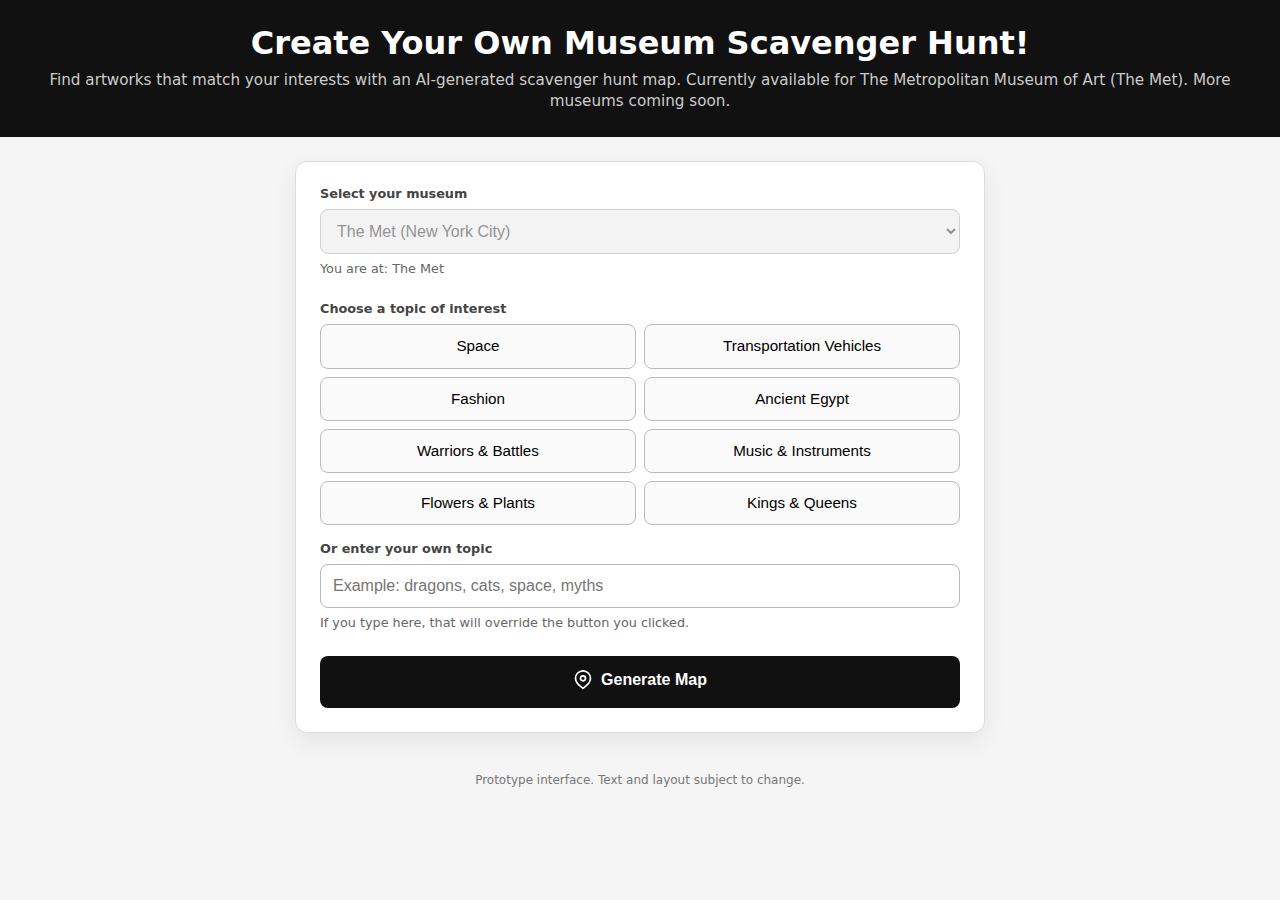
<file: index.html>
<!DOCTYPE html>
<html lang="en">
<head>
  <meta charset="UTF-8" />
  <meta name="viewport" content="width=device-width, initial-scale=1.0" />
  <title>Create Your Museum Scavenger Hunt</title>
  <link rel="stylesheet" href="styles.css" />
  <style>
    /* optional highlight state so user sees what they clicked */
    .topic-btn.selected {
      background: #111;
      color: #fff;
      border-color: #000;
    }
  </style>
</head>
<body>

<header>
  <h1>Create Your Own Museum Scavenger Hunt!</h1>
  <p>
    Find artworks that match your interests with an AI-generated scavenger hunt map.
    Currently available for The Metropolitan Museum of Art (The Met). More museums coming soon.
  </p>
</header>

<main>

  <!-- Section: Museum Selection -->
  <section>
    <label class="label" for="museum">Select your museum</label>
    <select id="museum" disabled>
      <option>The Met (New York City)</option>
      <option>MoMA (coming soon)</option>
      <option>Louvre (coming soon)</option>
      <option>British Museum (coming soon)</option>
    </select>
    <div class="hint">
      You are at: The Met
    </div>
  </section>

  <!-- Section: Topic Selection -->
  <section>
    <div class="label">Choose a topic of interest</div>

    <div class="topics-grid" id="topics-grid">
      <button class="topic-btn" type="button" onclick="selectTopic('Space')">Space</button>
      <button class="topic-btn" type="button" onclick="selectTopic('Transportation Vehicles')">Transportation Vehicles</button>
      <button class="topic-btn" type="button" onclick="selectTopic('Fashion')">Fashion</button>
      <button class="topic-btn" type="button" onclick="selectTopic('Ancient Egypt')">Ancient Egypt</button>
      <button class="topic-btn" type="button" onclick="selectTopic('Warriors & Battles')">Warriors &amp; Battles</button>
      <button class="topic-btn" type="button" onclick="selectTopic('Music & Instruments')">Music &amp; Instruments</button>
      <button class="topic-btn" type="button" onclick="selectTopic('Flowers & Plants')">Flowers &amp; Plants</button>
      <button class="topic-btn" type="button" onclick="selectTopic('Kings & Queens')">Kings &amp; Queens</button>
    </div>

    <div class="label" style="margin-top:16px;">Or enter your own topic</div>
    <input
      type="text"
      id="custom-topic"
      placeholder="Example: dragons, cats, space, myths"
    />
    <div class="hint">
      If you type here, that will override the button you clicked.
    </div>
  </section>

  <!-- Section: Generate -->
  <section>

<button class="generate-btn" id="generate-btn" type="button">
  <!-- visible by default -->
  <span class="generate-inner" id="btn-content">
    <svg
      xmlns="http://www.w3.org/2000/svg"
      viewBox="0 0 24 24"
      fill="none"
      stroke="currentColor"
      stroke-width="2"
      stroke-linecap="round"
      stroke-linejoin="round"
    >
      <path d="M21 10c0 6-9 12-9 12s-9-6-9-12a9 9 0 1 1 18 0z"></path>
      <circle cx="12" cy="10" r="3"></circle>
    </svg>
    <span>Generate Map</span>
  </span>

  <!-- hidden until click -->
  <span class="generate-inner" id="btn-loading" style="display:none;">
    <svg
      xmlns="http://www.w3.org/2000/svg"
      viewBox="0 0 24 24"
      fill="none"
      stroke-width="2"
      stroke-linecap="round"
      stroke-linejoin="round"
      class="loading-spinner"
    >
      <circle
        cx="12"
        cy="12"
        r="9"
        stroke="currentColor"
        stroke-opacity="0.25"
      />
      <path
        d="M21 12a9 9 0 0 0-9-9"
        stroke="currentColor"
        stroke-linecap="round"
        stroke-opacity="1"
      />
    </svg>
    <span>Generating…</span>
  </span>
</button>

  </section>

</main>

<footer>
  Prototype interface. Text and layout subject to change.
</footer>

<script>
    // SEND TO n8n
    // const WEBHOOK_URL = "https://xinhuix-n8n-free.hf.space/webhook-test/83e18bf2-4e57-48e4-bd1f-a27b529435be";
    const WEBHOOK_URL = "https://xinhuix-n8n-free.hf.space/webhook/83e18bf2-4e57-48e4-bd1f-a27b529435be";


  let selectedPresetTopic = null;

  function selectTopic(topicText) {
    selectedPresetTopic = topicText;

    const allButtons = document.querySelectorAll('.topic-btn');
    allButtons.forEach(btn => btn.classList.remove('selected'));

    const match = Array.from(allButtons).find(
      btn => btn.textContent.trim() === topicText
    );
    if (match) match.classList.add('selected');

    document.getElementById('custom-topic').value = '';
  }

  async function submitTopic() {
    const generateBtn = document.getElementById('generate-btn');
    const btnContent = document.getElementById('btn-content');
    const btnLoading = document.getElementById('btn-loading');

    const customTopic = document.getElementById('custom-topic').value.trim();
    const museum = "The Met";
    const finalTopic = customTopic || selectedPresetTopic;

    // 1. VALIDATION FIRST
    if (!finalTopic) {
      alert("Please pick a topic or type your own.");
      return;
    }

    // 2. NOW enter loading state (only if we passed validation)
    generateBtn.classList.add('is-loading');
    btnContent.style.display = 'none';
    btnLoading.style.display = 'inline-flex';

    try {
      const response = await fetch(WEBHOOK_URL, {
        method: "POST",
        headers: { "Content-Type": "application/json" },
        body: JSON.stringify({
          museum: museum,
          topic: finalTopic
        })
      });

      let data;
      try {
        data = await response.json();
      } catch {
        const text = await response.text();
        data = { output: text };
      }

      localStorage.setItem("huntTopic", finalTopic);
      localStorage.setItem("huntOutput", data.output || "");

      window.location.href = "map.html";
    } catch (err) {
      console.error("Fetch error:", err);
      alert("There was an error generating your map. Please try again.");

      // restore button so they can retry
      generateBtn.classList.remove('is-loading');
      btnContent.style.display = 'inline-flex';
      btnLoading.style.display = 'none';
    }
  }

  document
    .getElementById('generate-btn')
    .addEventListener('click', submitTopic);
</script>

</body>
</html>
</file>
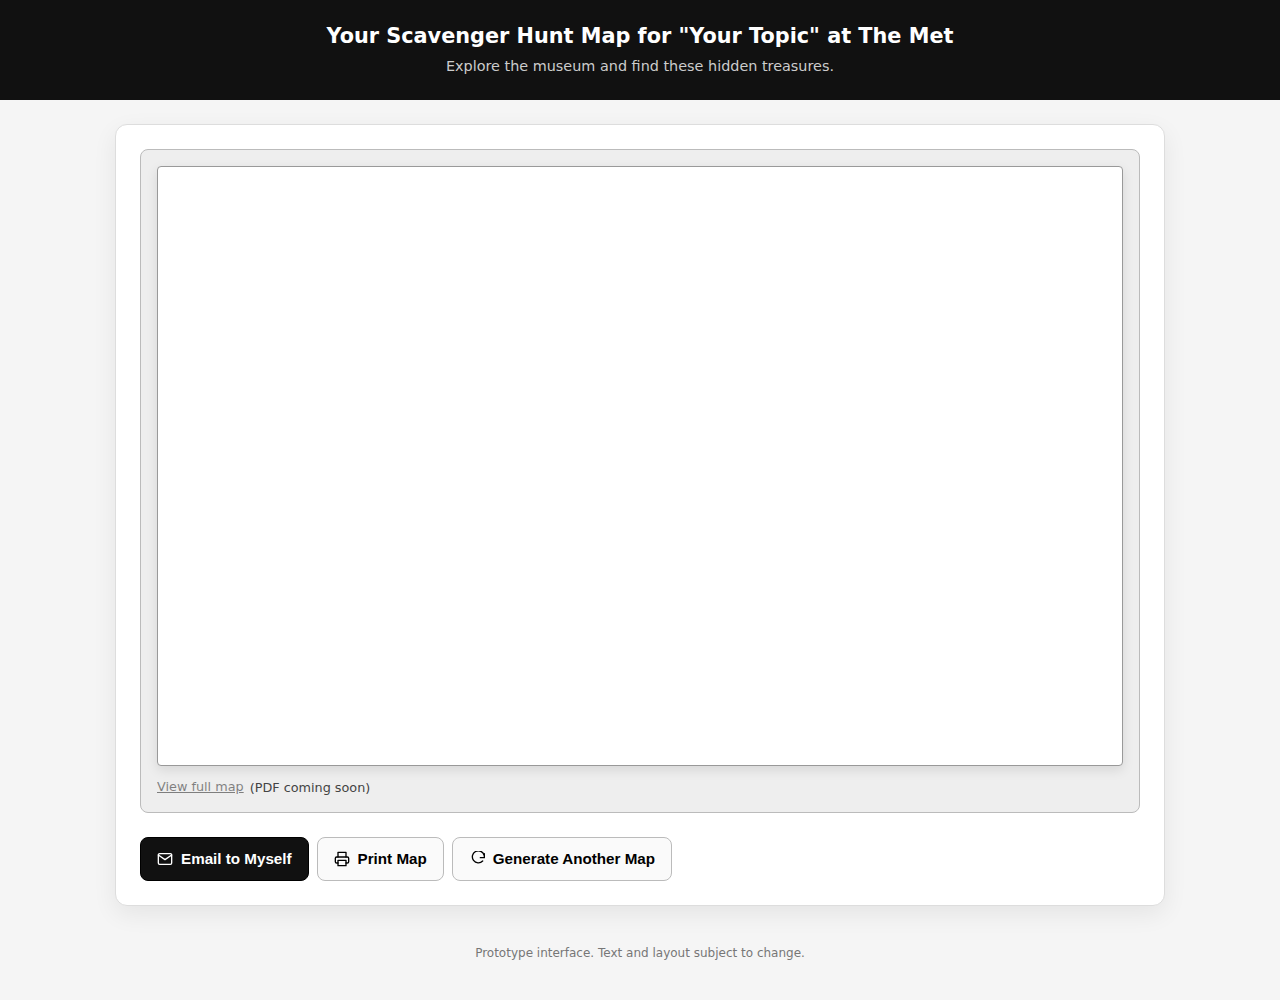
<file: map.html>
<!DOCTYPE html>
<html lang="en">
<head>
  <meta charset="UTF-8" />
  <meta name="viewport" content="width=device-width, initial-scale=1.0" />
  <title>Your Scavenger Hunt Map</title>
  <link rel="stylesheet" href="styles.css" />
  <style>
    main {
      max-width: 1000px; /* Increased from default 640px */
    }
    
    .results-scroll {
      width: 100%;
      height: 600px;
      background: #fff;
      border: 1px solid #999;
      border-radius: 4px;
      box-shadow: 0 4px 12px rgba(0,0,0,0.1);
      font-size: 0.8rem;
      color: #333;
      line-height: 1.4;
      padding: 16px;
      box-sizing: border-box;
      overflow-y: auto;
    }

    .hunt-item {
      display: flex;
      gap: 24px;
      padding: 24px;
      border-bottom: 1px solid #eee;
      align-items: flex-start;
    }

    .hunt-item:last-child {
      border-bottom: none;
    }

    .item-image {
      flex: 0 0 220px;
    }

    .item-image img {
      width: 100%;
      height: 180px;
      object-fit: contain;
      border: 1px solid #eee;
      border-radius: 4px;
      background: #fafafa;
    }

    .item-details {
      flex: 1;
      min-width: 0; /* Prevent flex item from overflowing */
      display: flex;
      gap: 24px;
    }

    .item-core {
      flex: 0 0 300px;
    }

    .item-title {
      font-weight: 600;
      font-size: 1.2em;
      margin-bottom: 6px;
      color: #111;
    }

    .item-location {
      color: #666;
      font-size: 0.9em;
      margin-bottom: 12px;
      padding: 4px 8px;
      background: #f5f5f5;
      border-radius: 4px;
      display: inline-block;
    }

    .item-metadata {
      color: #444;
      margin-bottom: 16px;
    }

    .item-metadata p {
      margin: 6px 0;
      font-size: 0.9em;
      line-height: 1.5;
    }

    .item-description {
      flex: 1;
      padding-left: 24px;
      border-left: 1px solid #eee;
      color: #444;
      font-size: 0.9em;
      line-height: 1.6;
    }

    .item-description p {
      margin: 0 0 12px 0;
    }

    .item-description a {
      color: #0066cc;
      text-decoration: none;
    }

    .item-description a:hover {
      text-decoration: underline;
    }

    .accession-info {
      margin-top: 16px !important;
      padding-top: 16px;
      border-top: 1px solid #eee;
      color: #666;
      font-size: 0.85em;
    }
  </style>
</head>
<body>

<header class="map-header">
  <h1 id="map-header-title">Your Scavenger Hunt Map</h1>
  <p>
    Explore the museum and find these hidden treasures.
  </p>
</header>

<main>

  <!-- Instead of PDF preview, show AI results for now -->
  <div class="pdf-preview-wrapper">
    <div class="results-scroll" id="results-text">
      Loading scavenger hunt...
    </div>

    <div class="pdf-actions">
        <a
          href="#"
          target="_blank"
          id="view-full-link"
          class="pdf-actions-link"
        >
        
          <span>View full map</span>
        </a>
        <span>(PDF coming soon)</span>
      </div>
  </div>

  <!-- Actions -->
  <div class="btn-row">

    <button
      class="action-btn primary"
      onclick="location.href='mailto:?subject=My%20Met%20Scavenger%20Hunt&body=Here%20is%20my%20scavenger%20hunt%20text:%0A%0A' + encodeURIComponent(document.getElementById('results-text').innerText)"
    >
      <svg
        xmlns="http://www.w3.org/2000/svg"
        viewBox="0 0 24 24"
        fill="none"
        stroke="currentColor"
        stroke-width="2"
        stroke-linecap="round"
        stroke-linejoin="round"
        class="btn-icon"
      >
        <polyline points="22,6 12,13 2,6" />
        <rect x="2" y="4" width="20" height="16" rx="2" ry="2" />
      </svg>
      <span>Email to Myself</span>
    </button>
  
    <button
      class="action-btn"
      onclick="window.print()"
    >
      <svg
        xmlns="http://www.w3.org/2000/svg"
        viewBox="0 0 24 24"
        fill="none"
        stroke="currentColor"
        stroke-width="2"
        stroke-linecap="round"
        stroke-linejoin="round"
        class="btn-icon"
      >
        <polyline points="6 9 6 2 18 2 18 9" />
        <path d="M6 18H4a2 2 0 0 1-2-2v-5a2 2 0 0 1 2-2h16a2 2 0 0 1 2 2v5a2 2 0 0 1-2 2h-2" />
        <rect x="6" y="14" width="12" height="8" />
      </svg>
      <span>Print Map</span>
    </button>
  
    <button
      class="action-btn"
      onclick="location.href='index.html'"
    >
      <svg
        xmlns="http://www.w3.org/2000/svg"
        viewBox="0 0 24 24"
        fill="none"
        stroke="currentColor"
        stroke-width="2"
        stroke-linecap="round"
        stroke-linejoin="round"
        class="btn-icon"
      >
        <polyline points="23 4 23 10 17 10" />
        <path d="M20.49 15a9 9 0 1 1 2.13-9" />
      </svg>
      <span>Generate Another Map</span>
    </button>
  
  </div>

</main>

<footer>
  Prototype interface. Text and layout subject to change.
</footer>

<script>
  // Load our Met objects utility functions
  const script = document.createElement('script');
  script.src = 'assets/metObjects.js';
  document.head.appendChild(script);

  // Wait for the script to load and then process the data
  script.onload = async () => {
    const topic = localStorage.getItem("huntTopic") || "Your Topic";
    let outputData = localStorage.getItem("huntOutput") || "[]";
    
    // Update header title
    const headerEl = document.getElementById("map-header-title");
    headerEl.textContent = `Your Scavenger Hunt Map for "${topic}" at The Met`;

    // Update results area
    const resultsBox = document.getElementById("results-text");
    
    try {
      // Parse the output data into an array of object IDs
      let objectIds;
      
      // If input is already an array, use it
      if (Array.isArray(outputData)) {
        objectIds = outputData.map(Number).filter(n => Number.isFinite(n));
      } else if (typeof outputData === 'string') {
        const text = outputData.trim();
        
        try {
          // Try parsing as JSON first (handles arrays, objects, and numbers)
          const parsed = JSON.parse(text);
          if (Array.isArray(parsed)) {
            objectIds = parsed.map(Number).filter(n => Number.isFinite(n));
          } else if (parsed && Array.isArray(parsed.output)) {
            // Handle webhook response format { output: [...] }
            objectIds = parsed.output.map(Number).filter(n => Number.isFinite(n));
          } else if (Number.isFinite(parsed)) {
            objectIds = [parsed];
          } else {
            objectIds = [];
          }
        } catch (e) {
          // If not valid JSON, treat as comma-separated string
          objectIds = text.split(/[,\s]+/)
            .map(s => s.trim())
            .filter(Boolean)
            .map(Number)
            .filter(n => Number.isFinite(n));
        }
      } else {
        objectIds = [];
      }
      
      if (Array.isArray(objectIds)) {
        resultsBox.innerHTML = '<div style="text-align:center;padding:20px;">Loading artwork details...</div>';
        
        // Generate HTML for the Met objects
        const objectsHTML = await generateMetObjectsHTML(objectIds);
        resultsBox.innerHTML = objectsHTML;
      } else {
        throw new Error('Expected array of object IDs');
      }
    } catch (error) {
      console.error('Error processing data:', error);
      resultsBox.innerHTML = `
        <div style="padding:20px;color:#666;">
          <p>Error loading artworks. Details:</p>
          <pre style="background:#f5f5f5;padding:10px;border-radius:4px;margin-top:10px;font-size:12px;">${error.message}\n\nReceived data: ${outputData}</pre>
        </div>
      `;
    }
  };
</script>

</body>
</html>
</file>
<file: styles.css>
/* =======================
   Base / Global
   ======================= */
body {
  font-family: system-ui, sans-serif;
  margin: 0;
  background-color: #f5f5f5;
  color: #111;
}

/* Shared header (home page) */
header {
  background-color: #111;
  color: #fff;
  padding: 24px;
  text-align: center;
}
header h1 {
  font-size: 2.0rem;
  margin: 0 0 8px;
  font-weight: 600;
  color: #fff;
}
header p {
  margin: 0;
  font-size: 0.95rem;
  line-height: 1.4;
  color: #ccc;
}

/* Card container (home page) */
main {
  max-width: 640px;
  background: #fff;
  margin: 24px auto 40px;
  padding: 24px;
  border-radius: 12px;
  box-shadow: 0 8px 24px rgba(0,0,0,0.07);
  border: 1px solid #ddd;
}
section + section { margin-top: 24px; }

/* Form bits (home page) */
.label {
  font-size: 0.8rem;
  font-weight: 600;
  margin-bottom: 8px;
  color: #444;
  display: block;
}
select, input[type="text"] {
  width: 100%;
  box-sizing: border-box;
  padding: 12px;
  font-size: 1rem;
  border-radius: 8px;
  border: 1px solid #bbb;
}
select:disabled { background:#eee; color:#666; cursor:not-allowed; }
.hint { font-size: .8rem; color:#666; margin-top: 6px; line-height: 1.4; }

/* Topic grid (home page) */
.topics-grid { display:grid; grid-template-columns: 1fr 1fr; gap: 8px; }
.topic-btn {
  display:block; width:100%;
  border:1px solid #bbb; background:#fafafa; border-radius:8px;
  padding:12px; text-align:center; font-size:.95rem; line-height:1.2; cursor:pointer;
}
.topic-btn:hover { background:#eee; }

/* Map page header tweaks */
.map-header h1 { font-size: 1.3rem; }
.map-header p  { font-size: 0.9rem; }

/* Printable wrapper */
#printable { }

/* Results container */
.pdf-preview-wrapper {
  width: 100%;
  background: #eee;
  border: 1px solid #bbb;
  border-radius: 8px;
  padding: 16px;
  box-sizing: border-box;
  text-align: center;
  font-size: 0.9rem;
  color: #444;
}

.results-scroll {
  /* on-screen padding so the right column isn't cramped */
  padding-right: 24px;
}

/* Helper link row under results (not printed) */
.pdf-actions {
  font-size: 0.8rem; color:#444; display:flex; align-items:center; flex-wrap:wrap; gap:6px; margin-top:12px;
}
.pdf-actions a { color:#111; text-decoration:underline; cursor:pointer; }
.pdf-actions-link { display:inline-flex; align-items:center; gap:6px; text-decoration:underline; color:#111; pointer-events:none; opacity:.5; font-size:.8rem; line-height:1.4; }

/* Buttons row (map page) */
.btn-row { display:flex; flex-wrap:wrap; gap:8px; margin-top:24px; }
.action-btn {
  display:inline-flex; align-items:center; justify-content:center; gap:8px;
  padding:12px 16px; font-size:.95rem; font-weight:600; line-height:1.2;
  border-radius:8px; border:1px solid #bbb; background:#fafafa; cursor:pointer;
  flex:0 0 auto; min-width:auto; white-space:nowrap;
}
.action-btn.primary { background:#111; color:#fff; border:1px solid #000; }
.action-btn:hover { background:#eee; }
.action-btn.primary:hover { background:#000; }
.action-btn .btn-icon { width:16px; height:16px; flex-shrink:0; display:block; }

/* Generate button (home) */
.generate-btn {
  width: 100%; padding: 14px 16px; font-size: 1rem; font-weight: 600;
  border-radius:8px; border:none; background:#111; color:#fff; cursor:pointer;
  transition: background .2s ease; text-align:center;
}
.generate-btn:hover { background:#000; }
.generate-btn.is-loading { opacity:.7; cursor:wait; }
.generate-inner { display:inline-flex; flex-direction:row; align-items:center; justify-content:center; gap:8px; width:100%; text-align:center; }
.generate-inner svg { width:20px; height:20px; display:block; flex-shrink:0; }
.loading-spinner { animation: spin .8s linear infinite; stroke: currentColor; }
@keyframes spin { to { transform: rotate(360deg);} }

/* Footer */
footer { text-align:center; font-size:.75rem; color:#777; margin-bottom:40px; }

/* =======================
   Worksheet header + column labels (map page)
   ======================= */
.sheet-header {
  display:flex; justify-content:space-between; align-items:flex-end;
  border-bottom:1px solid #ccc; padding-bottom:6px; margin-bottom:10px; font-family:inherit;
}
.sheet-header .title { font-size:1.4rem; font-weight:700; }
.sheet-header .meta { display:flex; gap:24px; }
.meta-field { display:flex; align-items:center; gap:8px; font-size:.95rem; }
.blank-line { display:inline-block; border-bottom:1px solid #000; width:160px; height:1.2em; }
.blank-line.short { width:100px; }

/* simple column header row */
.table-head {
  display:flex; justify-content:space-between; font-weight:700; border-bottom:1px solid #ccc;
  padding: 4px 4px 4px 4px; margin-bottom:6px;
}
.table-head div:nth-child(1) { width: 25%; text-align:left; }
.table-head div:nth-child(2) { width: 50%; text-align:left; }
.table-head div:nth-child(3) { width: 25%; text-align:left; }

/* =======================
   Hunt item (3 columns)
   ======================= */
.hunt-item {
  display: grid;
  grid-template-columns: 1fr 2fr 1fr; /* Art | Details | Notes (on screen) */
  gap: 12px;
  padding: 10px 0;
  border-bottom: 1px solid #eee;
  align-items: start;
}

/* Left-align all content inside cards */
.hunt-item, .hunt-item * { text-align: left; }

.item-image { grid-column: 1; }
.item-details { grid-column: 2; }
.item-description { grid-column: 3; padding-left: 24px; padding-right: 24px; }

.item-image img {
  display:block;
  margin: 0 0 8px 0;
}

.found-section input[type="checkbox"], .found-checkbox {
  transform: scale(1.2);
  cursor: pointer;
}

/* Notes box */
.notes-textarea {
  width: 100%;
  height: 100%;
  min-height: 160px;
  box-sizing: border-box;
  resize: vertical;
}

/* Show full image on web (override inline styles from metObjects.js) */
.item-image img {
  height: auto !important;        /* undo fixed 140px height */
  max-height: 200px;              /* cap height so rows don't get huge; adjust as you like */
  width: 100% !important;         /* keep it responsive in the column */
  object-fit: contain !important; /* no cropping */
  background: #f2f2f2;            /* optional: letterbox background */
  border-radius: 6px;
}

/* ===== PRINT (consolidated) ===== */
@media print {
  /* Show only the printable area */
  body * { visibility: hidden !important; }
  #printable, #printable * { visibility: visible !important; }
  #printable {
    position: absolute !important;
    inset: 0 !important;
    width: 100% !important;
    margin: 0 !important;
    padding: 0 !important;
    background: #fff !important;
    box-shadow: none !important;
  }

  /* Remove chrome so content can use full page width */
  .pdf-preview-wrapper {
    padding: 0 !important;
    border: 0 !important;
    background: #fff !important;
    box-shadow: none !important;
  }
  .results-scroll {
    padding: 0 !important;
    margin: 0 !important;
    max-height: none !important;
    overflow: visible !important;
    border: 0 !important;
  }

  /* Prevent awkward breaks */
  .sheet-header, .table-head, .hunt-item {
    break-inside: avoid-page;
    page-break-inside: avoid;
  }

  /* Column proportions for print: Art | Details | Notes */
  .hunt-item {
    display: grid !important;
    grid-template-columns: 0.9fr 1fr 1.6fr !important;
    gap: 16px !important;
    align-items: stretch !important;
  }

  /* Tighten spacing so notes get more room */
  .item-details { padding-right: 12px !important; }
  .item-description { padding-left: 12px !important; padding-right: 0 !important; }

  /* Notes column: label above textarea; textarea fills column */
  .item-description {
    display: flex !important;
    flex-direction: column !important;
    align-items: stretch !important;
    width: 100% !important;
    box-sizing: border-box !important;
  }
  .notes-label {
    display: block !important;
    margin: 0 0 4px 0 !important;
    font-size: 0.75rem !important;
    text-align: left !important;
  }
  .notes-textarea {
    -webkit-appearance: none;
    display: block !important;
    flex: 1 1 auto !important;
    width: 100% !important;
    min-width: 0 !important;
    max-width: none !important;
    height: 220px !important;      /* adjust if you want taller */
    min-height: 200px !important;
    box-sizing: border-box !important;
    resize: none !important;
    overflow: visible !important;
  }

  /* Images full width in their column */
  .item-image, .item-image * { margin-left: 0 !important; padding-left: 0 !important; }
  .item-image img {
    width: 100% !important;
    height: auto !important;
    object-fit: contain !important;
  }

  /* Hide non-essential UI */
  header, footer, .pdf-actions, .btn-row, .map-header, .site-header {
    display: none !important;
  }

  /* Stable text sizing/colors */
  body {
    -webkit-print-color-adjust: exact;
    print-color-adjust: exact;
    font-size: 12px;
    line-height: 1.35;
  }
  html, body { width: 100%; margin: 0; padding: 0; }
}

/* ---- Print: Replace textareas with blank space ---- */
@media print {
  /* Hide the web textarea completely */
  .notes-textarea {
    display: none !important;
  }

  /* Add empty vertical space instead */
  .item-description::after {
    content: "";
    display: block;
    width: 100%;
    height: 100%; /* adjust height for writing room */
    background: #fff; /* just blank space */
  }

  /* Optional: tighten alignment */
  .item-description {
    align-items: flex-start !important;
  }
}

@media print {
  .notes-label {
    display: inline-block !important;
    white-space: nowrap !important;
    word-break: normal !important;
    font-size: 0.75rem !important;
    line-height: 1.1 !important;
    margin-bottom: 6px !important;
  }
}
</file>
